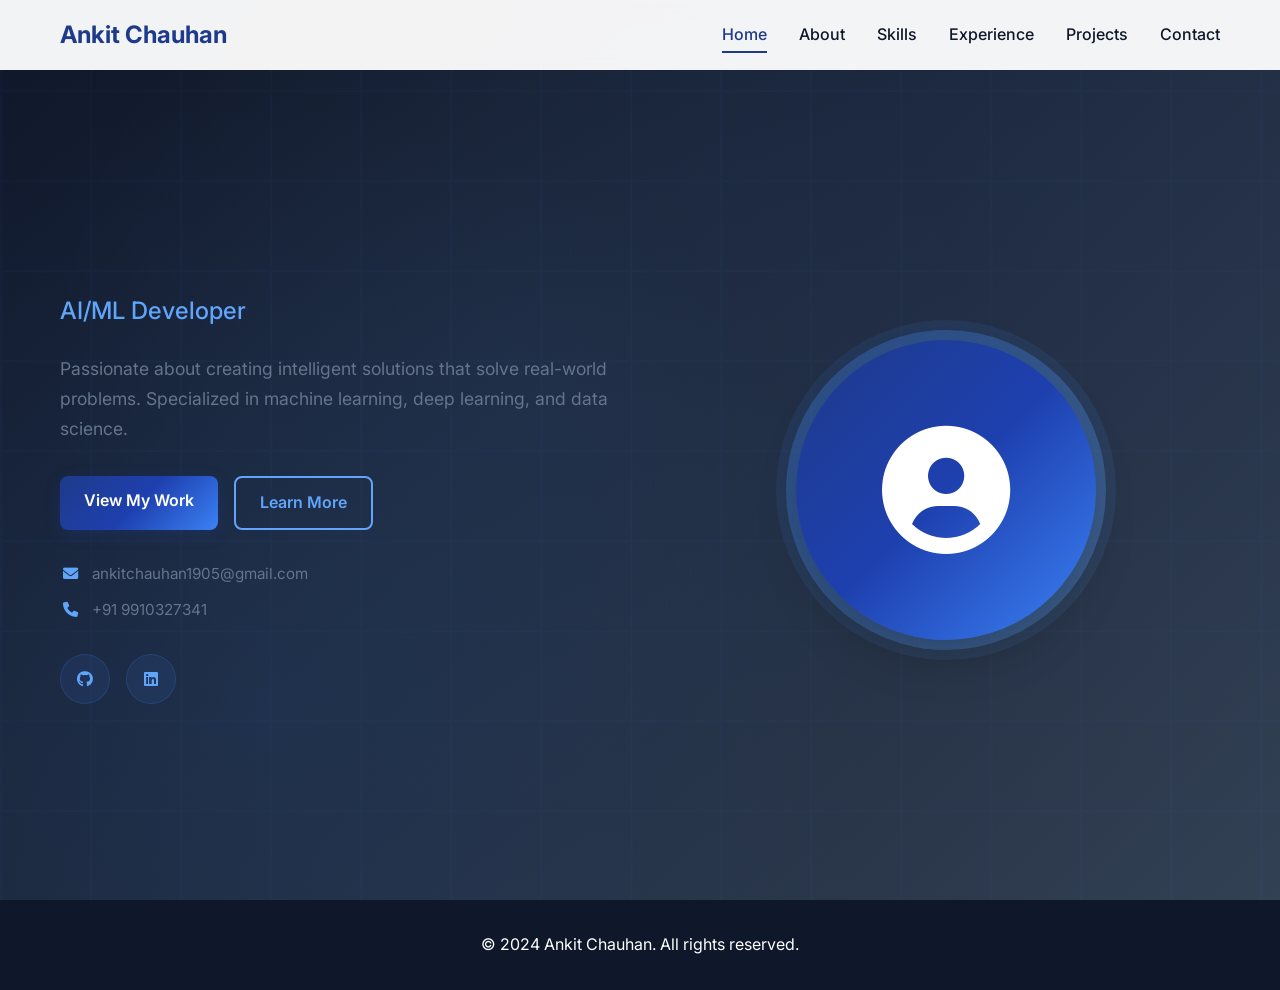
<file: index.html>
<!DOCTYPE html>
<html lang="en">
<head>
    <meta charset="UTF-8">
    <meta name="viewport" content="width=device-width, initial-scale=1.0">
    <title>Home</title>
    <link rel="icon" type="image/png" href="pf_fav.png">
    <link rel="stylesheet" href="static/css/style.css">
    <link href="https://cdnjs.cloudflare.com/ajax/libs/font-awesome/6.0.0/css/all.min.css" rel="stylesheet">
    <link href="https://fonts.googleapis.com/css2?family=Inter:wght@300;400;500;600;700&display=swap" rel="stylesheet">
</head>
<body>
    <!-- Navigation -->
    <nav class="navbar">
        <div class="nav-container">
            <div class="nav-logo">
                <a href="index.html">Ankit Chauhan</a>
            </div>
            <div class="nav-menu" id="nav-menu">
                <a href="index.html" class="nav-link active">Home</a>
                <a href="about.html" class="nav-link">About</a>
                <a href="skills.html" class="nav-link">Skills</a>
                <a href="experience.html" class="nav-link">Experience</a>
                <a href="projects.html" class="nav-link">Projects</a>
                <a href="contact.html" class="nav-link">Contact</a>
            </div>
            <div class="nav-toggle" id="nav-toggle">
                <span class="bar"></span>
                <span class="bar"></span>
                <span class="bar"></span>
            </div>
        </div>
    </nav>

    <!-- Hero Section -->
    <section id="home" class="hero">
        <div class="hero-container">
            <div class="hero-content">
                <h1 class="hero-title">
                    Hi, I'm <span class="highlight">Ankit Chauhan</span>
                </h1>
                <h2 class="hero-subtitle">AI/ML Developer</h2>
                <p class="hero-description">
                    Passionate about creating intelligent solutions that solve real-world problems. 
                    Specialized in machine learning, deep learning, and data science.
                </p>
                <div class="hero-buttons">
                    <a href="projects.html" class="btn btn-primary">View My Work</a>
                    <a href="about.html" class="btn btn-secondary">Learn More</a>
                </div>
                <div class="hero-contact">
                    <div class="contact-item">
                        <i class="fas fa-envelope"></i>
                        <span>ankitchauhan1905@gmail.com</span>
                    </div>
                    <div class="contact-item">
                        <i class="fas fa-phone"></i>
                        <span>+91 9910327341</span>
                    </div>
                </div>
                <div class="hero-social">
                    <a href="https://github.com/AnkitChauhan19" class="social-link" target="_blank" rel="noopener noreferrer"><i class="fab fa-github"></i></a>
                    <a href="https://www.linkedin.com/in/ankit-chauhan0205/" class="social-link" target="_blank" rel="noopener noreferrer"><i class="fab fa-linkedin"></i></a>
                </div>
            </div>
            <div class="hero-image">
                <div class="hero-avatar">
                    <i class="fas fa-user-circle"></i>
                </div>
            </div>
        </div>
    </section>

    <!-- Footer -->
    <footer class="footer">
        <div class="container">
            <p>&copy; 2024 Ankit Chauhan. All rights reserved.</p>
        </div>
    </footer>

    <script src="static/js/script.js"></script>
</body>
</html>
</file>
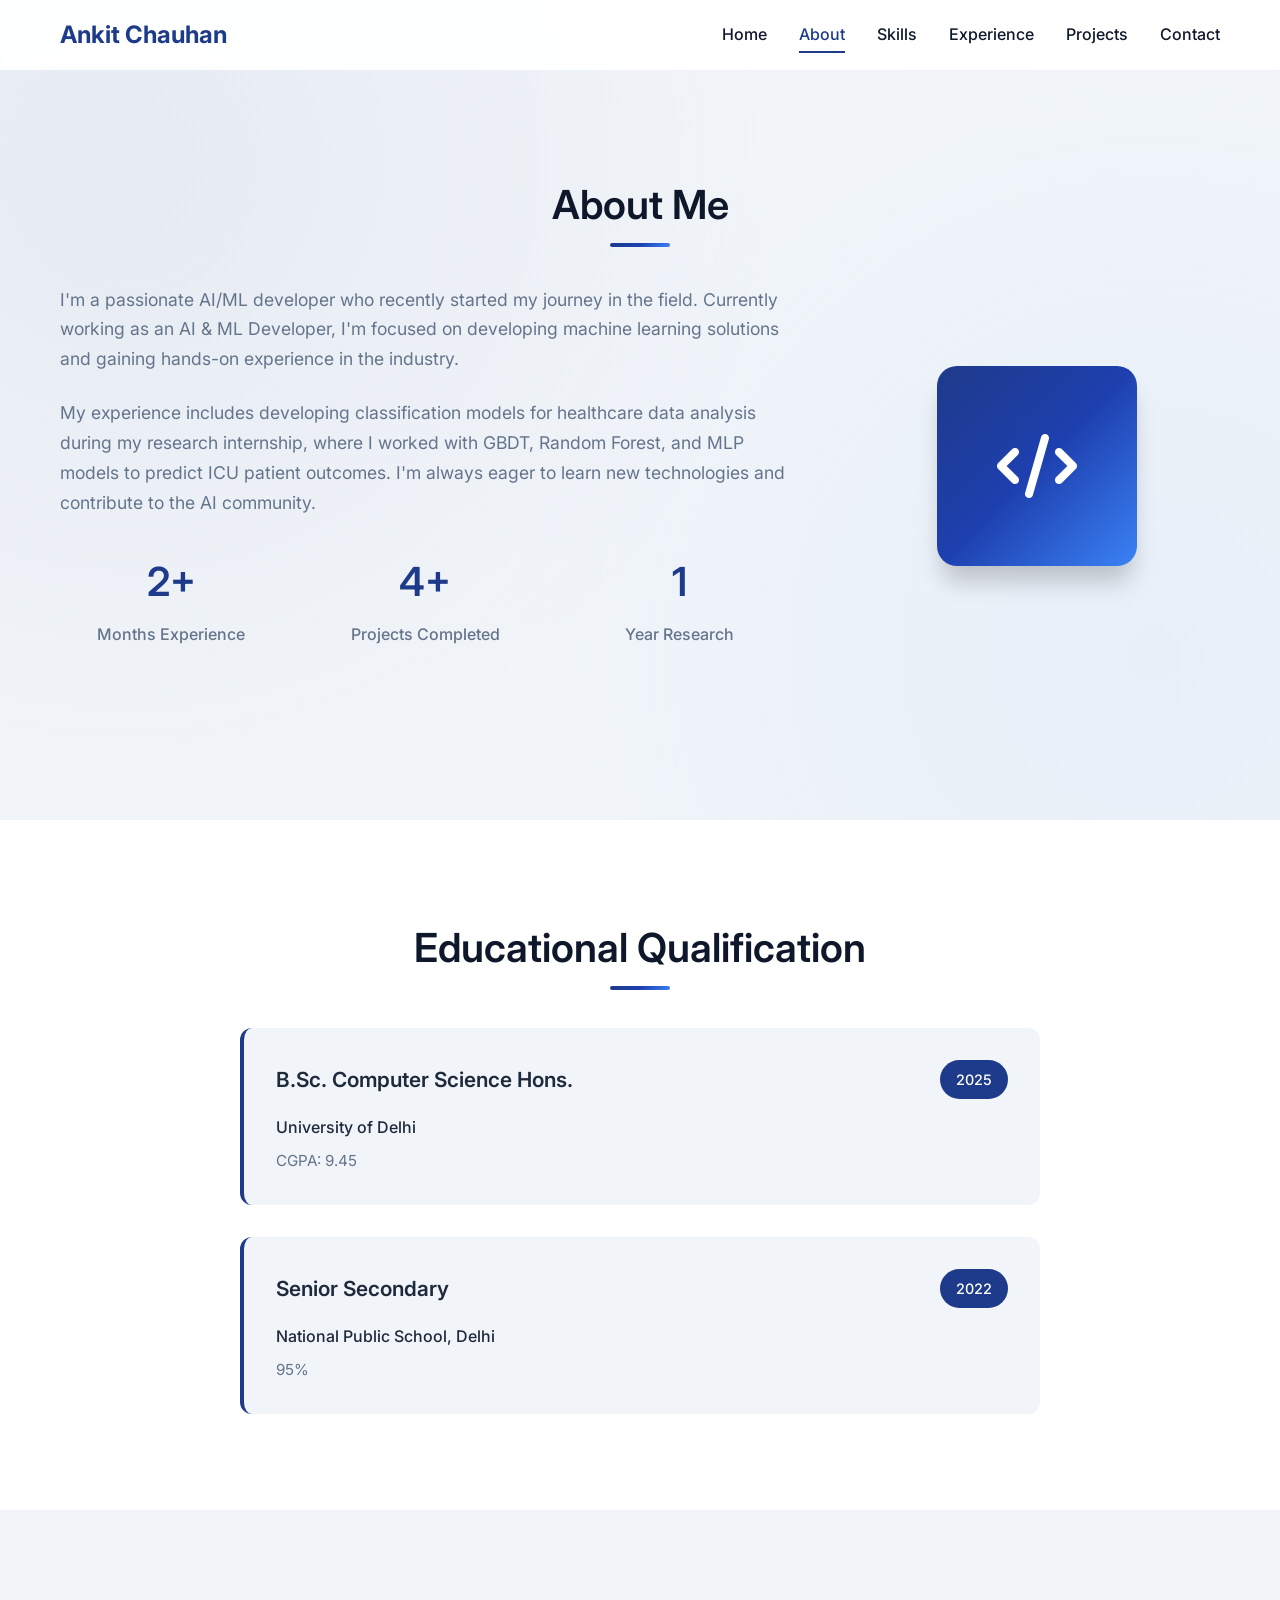
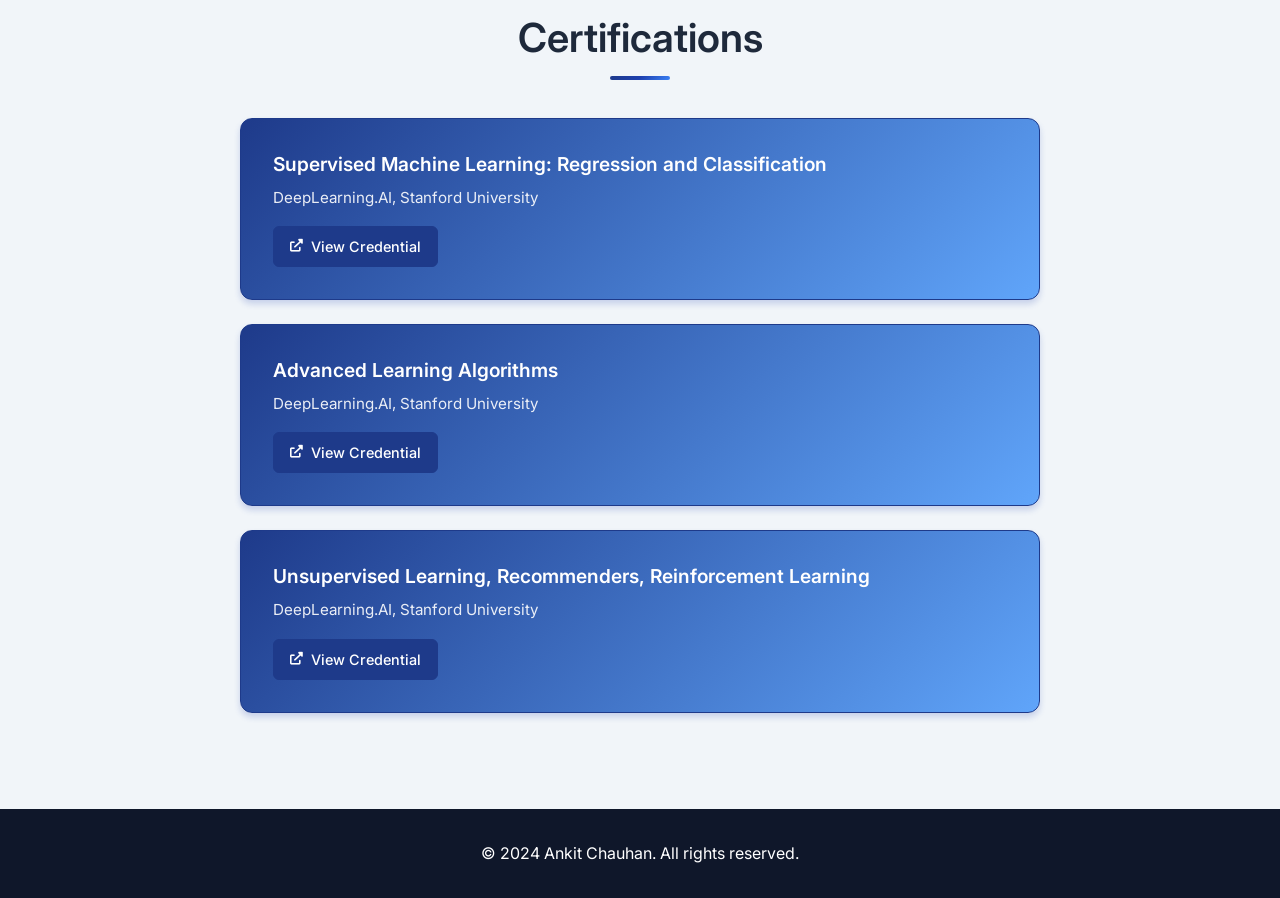
<file: about.html>
<!DOCTYPE html>
<html lang="en">
<head>
    <meta charset="UTF-8">
    <meta name="viewport" content="width=device-width, initial-scale=1.0">
    <title>About</title>
    <link rel="icon" type="image/png" href="pf_fav.png">
    <link rel="stylesheet" href="static/css/style.css">
    <link href="https://cdnjs.cloudflare.com/ajax/libs/font-awesome/6.0.0/css/all.min.css" rel="stylesheet">
    <link href="https://fonts.googleapis.com/css2?family=Inter:wght@300;400;500;600;700&display=swap" rel="stylesheet">
</head>
<body class="about-page">
    <!-- Navigation -->
    <nav class="navbar">
        <div class="nav-container">
            <div class="nav-logo">
                <a href="index.html">Ankit Chauhan</a>
            </div>
            <div class="nav-menu" id="nav-menu">
                <a href="index.html" class="nav-link">Home</a>
                <a href="about.html" class="nav-link active">About</a>
                <a href="skills.html" class="nav-link">Skills</a>
                <a href="experience.html" class="nav-link">Experience</a>
                <a href="projects.html" class="nav-link">Projects</a>
                <a href="contact.html" class="nav-link">Contact</a>
            </div>
            <div class="nav-toggle" id="nav-toggle">
                <span class="bar"></span>
                <span class="bar"></span>
                <span class="bar"></span>
            </div>
        </div>
    </nav>

    <!-- About Section -->
    <section id="about" class="about">
        <div class="container">
            <h2 class="section-title">About Me</h2>
            <div class="about-content">
                <div class="about-text">
                    <p class="about-description">
                        I'm a passionate AI/ML developer who recently started my journey in the field. 
                        Currently working as an AI & ML Developer, I'm focused on developing machine learning 
                        solutions and gaining hands-on experience in the industry.
                    </p>
                    <p class="about-description">
                        My experience includes developing classification models for healthcare data analysis 
                        during my research internship, where I worked with GBDT, Random Forest, and MLP models 
                        to predict ICU patient outcomes. I'm always eager to learn new technologies and 
                        contribute to the AI community.
                    </p>
                    <div class="about-stats">
                        <div class="stat">
                            <h3>2+</h3>
                            <p>Months Experience</p>
                        </div>
                        <div class="stat">
                            <h3>4+</h3>
                            <p>Projects Completed</p>
                        </div>
                        <div class="stat">
                            <h3>1</h3>
                            <p>Year Research</p>
                        </div>
                    </div>
                </div>
                <div class="about-image">
                    <div class="about-avatar">
                        <i class="fas fa-code"></i>
                    </div>
                </div>
            </div>
        </div>
    </section>

    <!-- Education Section -->
    <section id="education" class="education">
        <div class="container">
            <h2 class="section-title">Educational Qualification</h2>
            <div class="education-content">
                <div class="education-item">
                    <div class="education-header">
                        <h3>B.Sc. Computer Science Hons.</h3>
                        <span class="education-year">2025</span>
                    </div>
                    <div class="education-details">
                        <p class="education-institution">University of Delhi</p>
                        <p class="education-grade">CGPA: 9.45</p>
                    </div>
                </div>
                <div class="education-item">
                    <div class="education-header">
                        <h3>Senior Secondary</h3>
                        <span class="education-year">2022</span>
                    </div>
                    <div class="education-details">
                        <p class="education-institution">National Public School, Delhi</p>
                        <p class="education-grade">95%</p>
                    </div>
                </div>
            </div>
        </div>
    </section>

    <!-- Certifications Section -->
    <section id="certifications" class="certifications">
        <div class="container">
            <h2 class="section-title">Certifications</h2>
            <div class="certifications-content">
                <div class="certification-item">
                    <div class="certification-header">
                        <h3>Supervised Machine Learning: Regression and Classification</h3>
                    </div>
                    <div class="certification-details">
                        <p class="certification-provider">DeepLearning.AI, Stanford University</p>
                        <a href="https://coursera.org/verify/M52BR423XQ4U" target="_blank" rel="noopener noreferrer" class="certification-link">
                            <i class="fas fa-external-link-alt"></i> View Credential
                        </a>
                    </div>
                </div>
                <div class="certification-item">
                    <div class="certification-header">
                        <h3>Advanced Learning Algorithms</h3>
                    </div>
                    <div class="certification-details">
                        <p class="certification-provider">DeepLearning.AI, Stanford University</p>
                        <a href="https://coursera.org/verify/V8WSQJTCNFIS" target="_blank" rel="noopener noreferrer" class="certification-link">
                            <i class="fas fa-external-link-alt"></i> View Credential
                        </a>
                    </div>
                </div>
                <div class="certification-item">
                    <div class="certification-header">
                        <h3>Unsupervised Learning, Recommenders, Reinforcement Learning</h3>
                    </div>
                    <div class="certification-details">
                        <p class="certification-provider">DeepLearning.AI, Stanford University</p>
                        <a href="https://coursera.org/verify/YN5ZKP5XSRRY" target="_blank" rel="noopener noreferrer" class="certification-link">
                            <i class="fas fa-external-link-alt"></i> View Credential
                        </a>
                    </div>
                </div>
            </div>
        </div>
    </section>

    <!-- Footer -->
    <footer class="footer">
        <div class="container">
            <p>&copy; 2024 Ankit Chauhan. All rights reserved.</p>
        </div>
    </footer>

    <script src="static/js/script.js"></script>
</body>
</html>
</file>
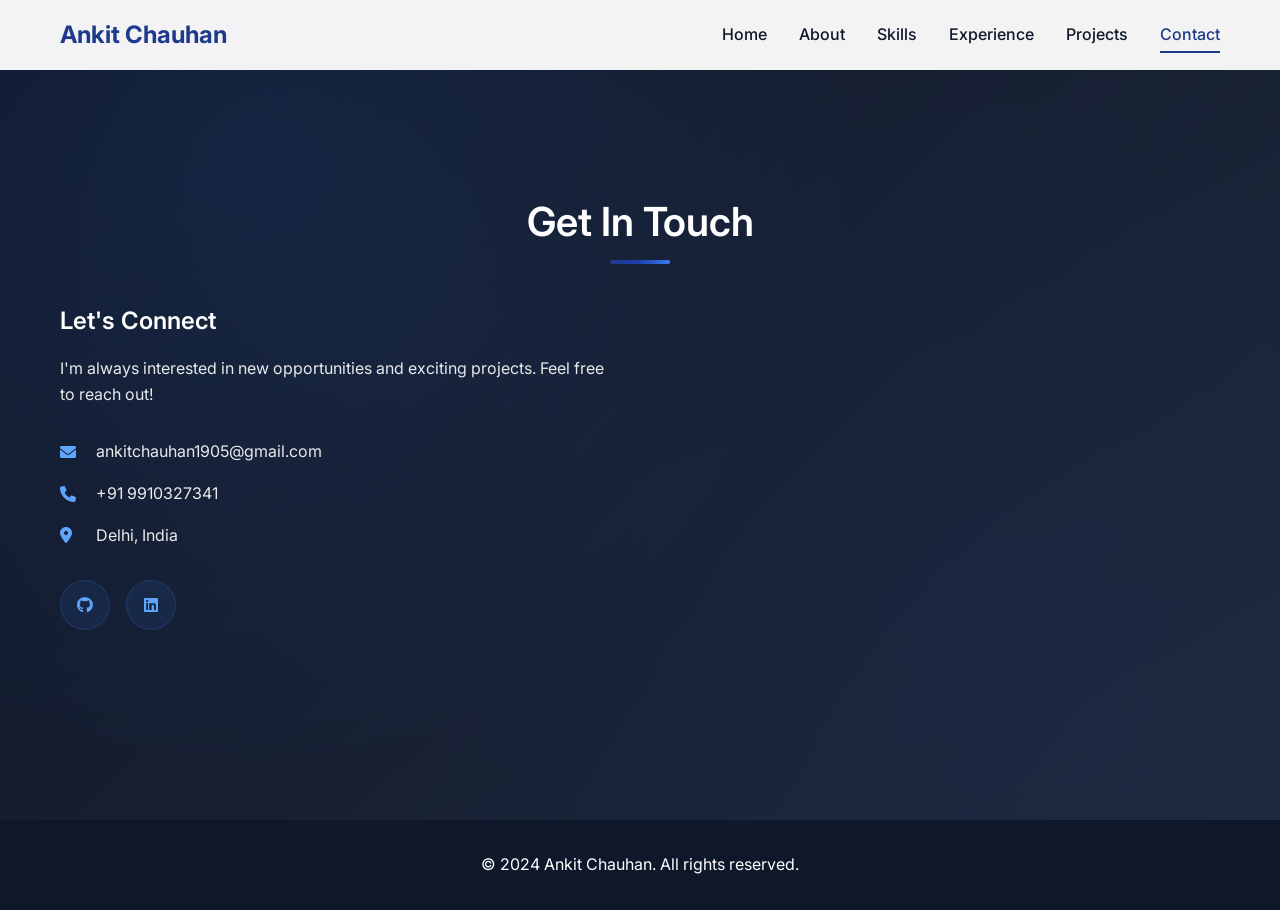
<file: contact.html>
<!DOCTYPE html>
<html lang="en">
<head>
    <meta charset="UTF-8">
    <meta name="viewport" content="width=device-width, initial-scale=1.0">
    <title>Contact</title>
    <link rel="icon" type="image/png" href="pf_fav.png">
    <link rel="stylesheet" href="static/css/style.css">
    <link href="https://cdnjs.cloudflare.com/ajax/libs/font-awesome/6.0.0/css/all.min.css" rel="stylesheet">
    <link href="https://fonts.googleapis.com/css2?family=Inter:wght@300;400;500;600;700&display=swap" rel="stylesheet">
</head>
<body class="contact-page">
    <!-- Navigation -->
    <nav class="navbar">
        <div class="nav-container">
            <div class="nav-logo">
                <a href="index.html">Ankit Chauhan</a>
            </div>
            <div class="nav-menu" id="nav-menu">
                <a href="index.html" class="nav-link">Home</a>
                <a href="about.html" class="nav-link">About</a>
                <a href="skills.html" class="nav-link">Skills</a>
                <a href="experience.html" class="nav-link">Experience</a>
                <a href="projects.html" class="nav-link">Projects</a>
                <a href="contact.html" class="nav-link active">Contact</a>
            </div>
            <div class="nav-toggle" id="nav-toggle">
                <span class="bar"></span>
                <span class="bar"></span>
                <span class="bar"></span>
            </div>
        </div>
    </nav>

    <!-- Contact Section -->
    <section id="contact" class="contact">
        <div class="container">
            <h2 class="section-title">Get In Touch</h2>
            <div class="contact-content">
                <div class="contact-info">
                    <h3>Let's Connect</h3>
                    <p>I'm always interested in new opportunities and exciting projects. Feel free to reach out!</p>
                    <div class="contact-details">
                        <div class="contact-item">
                            <i class="fas fa-envelope"></i>
                            <span>ankitchauhan1905@gmail.com</span>
                        </div>
                        <div class="contact-item">
                            <i class="fas fa-phone"></i>
                            <span>+91 9910327341</span>
                        </div>
                        <div class="contact-item">
                            <i class="fas fa-map-marker-alt"></i>
                            <span>Delhi, India</span>
                        </div>
                    </div>
                    <div class="contact-social">
                        <a href="https://github.com/AnkitChauhan19" class="social-link" target="_blank" rel="noopener noreferrer"><i class="fab fa-github"></i></a>
                        <a href="https://www.linkedin.com/in/ankit-chauhan0205/" class="social-link" target="_blank" rel="noopener noreferrer"><i class="fab fa-linkedin"></i></a>
                    </div>
                </div>
            </div>
        </div>
    </section>

    <!-- Footer -->
    <footer class="footer">
        <div class="container">
            <p>&copy; 2024 Ankit Chauhan. All rights reserved.</p>
        </div>
    </footer>

    <script src="static/js/script.js"></script>
</body>
</html>
</file>
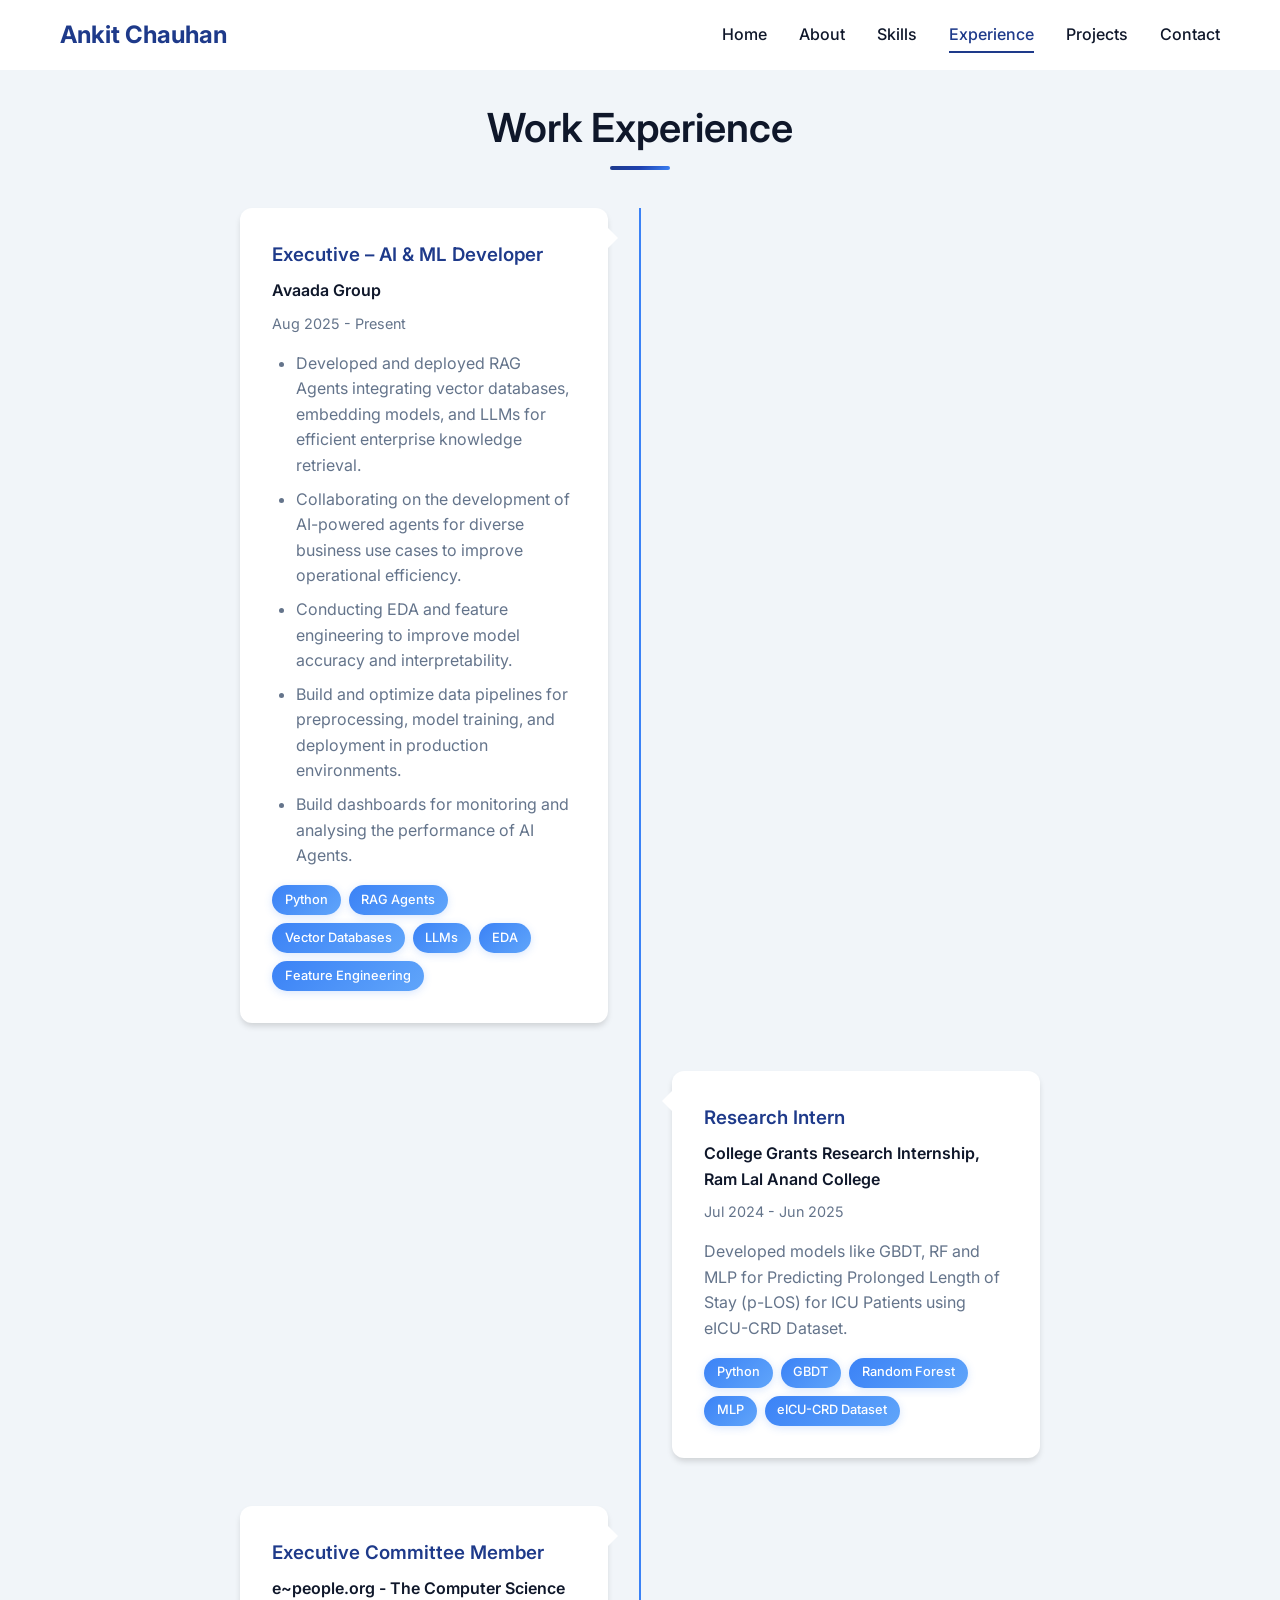
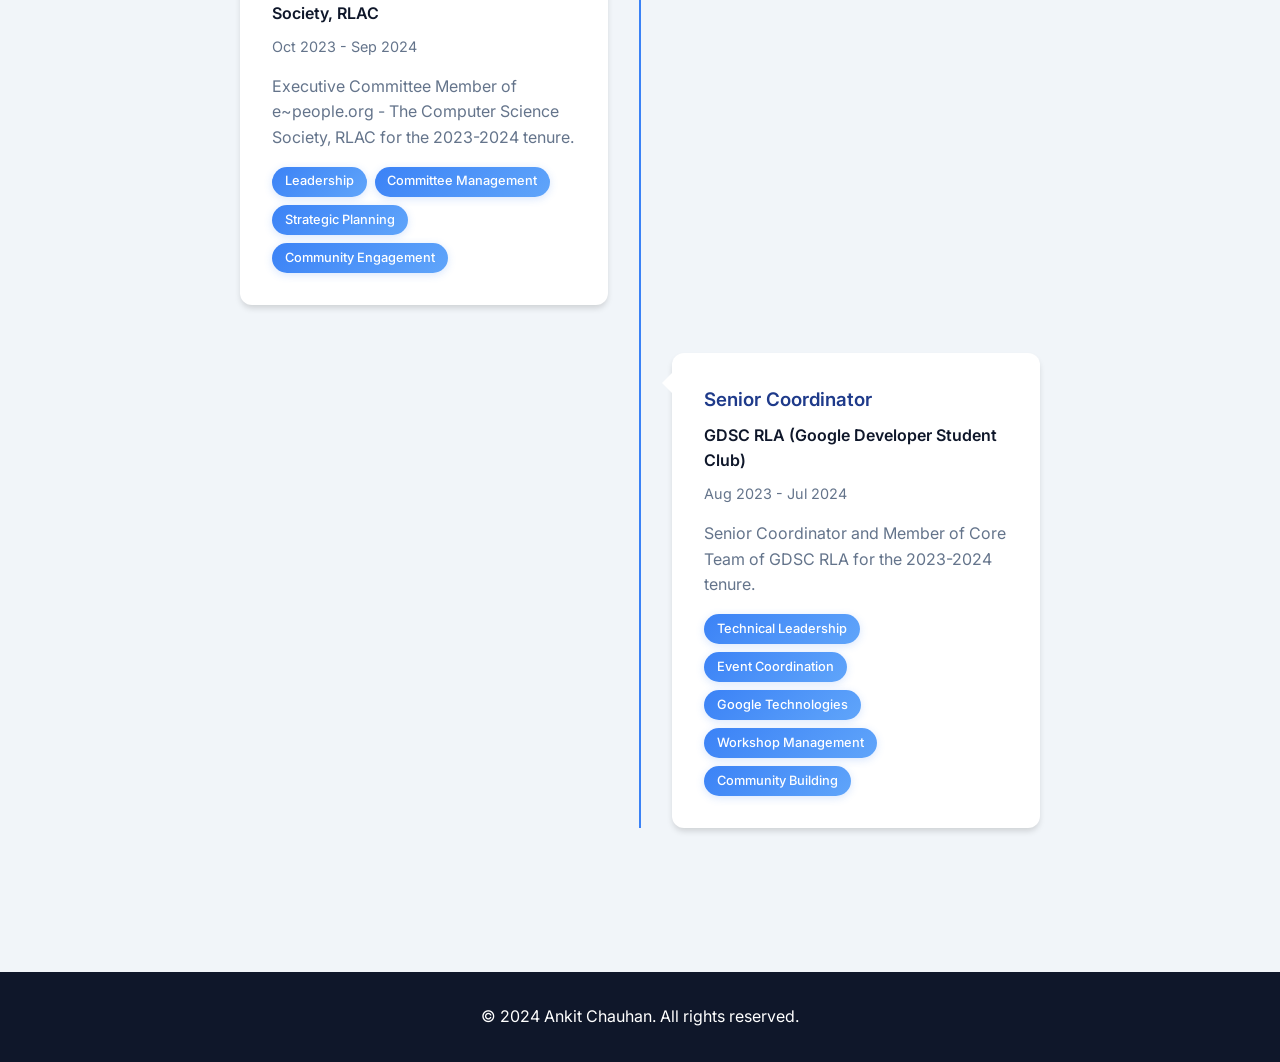
<file: experience.html>
<!DOCTYPE html>
<html lang="en">
<head>
    <meta charset="UTF-8">
    <meta name="viewport" content="width=device-width, initial-scale=1.0">
    <title>Experience</title>
    <link rel="icon" type="image/png" href="pf_fav.png">
    <link rel="stylesheet" href="static/css/style.css">
    <link href="https://cdnjs.cloudflare.com/ajax/libs/font-awesome/6.0.0/css/all.min.css" rel="stylesheet">
    <link href="https://fonts.googleapis.com/css2?family=Inter:wght@300;400;500;600;700&display=swap" rel="stylesheet">
</head>
<body>
    <!-- Navigation -->
    <nav class="navbar">
        <div class="nav-container">
            <div class="nav-logo">
                <a href="index.html">Ankit Chauhan</a>
            </div>
            <div class="nav-menu" id="nav-menu">
                <a href="index.html" class="nav-link">Home</a>
                <a href="about.html" class="nav-link">About</a>
                <a href="skills.html" class="nav-link">Skills</a>
                <a href="experience.html" class="nav-link active">Experience</a>
                <a href="projects.html" class="nav-link">Projects</a>
                <a href="contact.html" class="nav-link">Contact</a>
            </div>
            <div class="nav-toggle" id="nav-toggle">
                <span class="bar"></span>
                <span class="bar"></span>
                <span class="bar"></span>
            </div>
        </div>
    </nav>

    <!-- Experience Section -->
    <section id="experience" class="experience">
        <div class="container">
            <h2 class="section-title">Work Experience</h2>
            <div class="timeline">
                <div class="timeline-item">
                    <div class="timeline-content">
                        <h3>Executive – AI & ML Developer</h3>
                        <h4>Avaada Group</h4>
                        <span class="timeline-date">Aug 2025 - Present</span>
                        <ul class="experience-list">
                            <li>Developed and deployed RAG Agents integrating vector databases, embedding models, and LLMs for efficient enterprise knowledge retrieval.</li>
                            <li>Collaborating on the development of AI-powered agents for diverse business use cases to improve operational efficiency.</li>
                            <li>Conducting EDA and feature engineering to improve model accuracy and interpretability.</li>
                            <li>Build and optimize data pipelines for preprocessing, model training, and deployment in production environments.</li>
                            <li>Build dashboards for monitoring and analysing the performance of AI Agents.</li>
                        </ul>
                        <div class="timeline-tech">
                            <span class="tech-tag">Python</span>
                            <span class="tech-tag">RAG Agents</span>
                            <span class="tech-tag">Vector Databases</span>
                            <span class="tech-tag">LLMs</span>
                            <span class="tech-tag">EDA</span>
                            <span class="tech-tag">Feature Engineering</span>
                        </div>
                    </div>
                </div>
                <div class="timeline-item">
                    <div class="timeline-content">
                        <h3>Research Intern</h3>
                        <h4>College Grants Research Internship, Ram Lal Anand College</h4>
                        <span class="timeline-date">Jul 2024 - Jun 2025</span>
                        <p>Developed models like GBDT, RF and MLP for Predicting Prolonged Length of Stay (p-LOS) for ICU Patients using eICU-CRD Dataset.</p>
                        <div class="timeline-tech">
                            <span class="tech-tag">Python</span>
                            <span class="tech-tag">GBDT</span>
                            <span class="tech-tag">Random Forest</span>
                            <span class="tech-tag">MLP</span>
                            <span class="tech-tag">eICU-CRD Dataset</span>
                        </div>
                    </div>
                </div>
                <div class="timeline-item">
                    <div class="timeline-content">
                        <h3>Executive Committee Member</h3>
                        <h4>e~people.org - The Computer Science Society, RLAC</h4>
                        <span class="timeline-date">Oct 2023 - Sep 2024</span>
                        <p>Executive Committee Member of e~people.org - The Computer Science Society, RLAC for the 2023-2024 tenure.</p>
                        <div class="timeline-tech">
                            <span class="tech-tag">Leadership</span>
                            <span class="tech-tag">Committee Management</span>
                            <span class="tech-tag">Strategic Planning</span>
                            <span class="tech-tag">Community Engagement</span>
                        </div>
                    </div>
                </div>
                <div class="timeline-item">
                    <div class="timeline-content">
                        <h3>Senior Coordinator</h3>
                        <h4>GDSC RLA (Google Developer Student Club)</h4>
                        <span class="timeline-date">Aug 2023 - Jul 2024</span>
                        <p>Senior Coordinator and Member of Core Team of GDSC RLA for the 2023-2024 tenure.</p>
                        <div class="timeline-tech">
                            <span class="tech-tag">Technical Leadership</span>
                            <span class="tech-tag">Event Coordination</span>
                            <span class="tech-tag">Google Technologies</span>
                            <span class="tech-tag">Workshop Management</span>
                            <span class="tech-tag">Community Building</span>
                        </div>
                    </div>
                </div>
            </div>
        </div>
    </section>

    <!-- Footer -->
    <footer class="footer">
        <div class="container">
            <p>&copy; 2024 Ankit Chauhan. All rights reserved.</p>
        </div>
    </footer>

    <script src="static/js/script.js"></script>
</body>
</html>
</file>
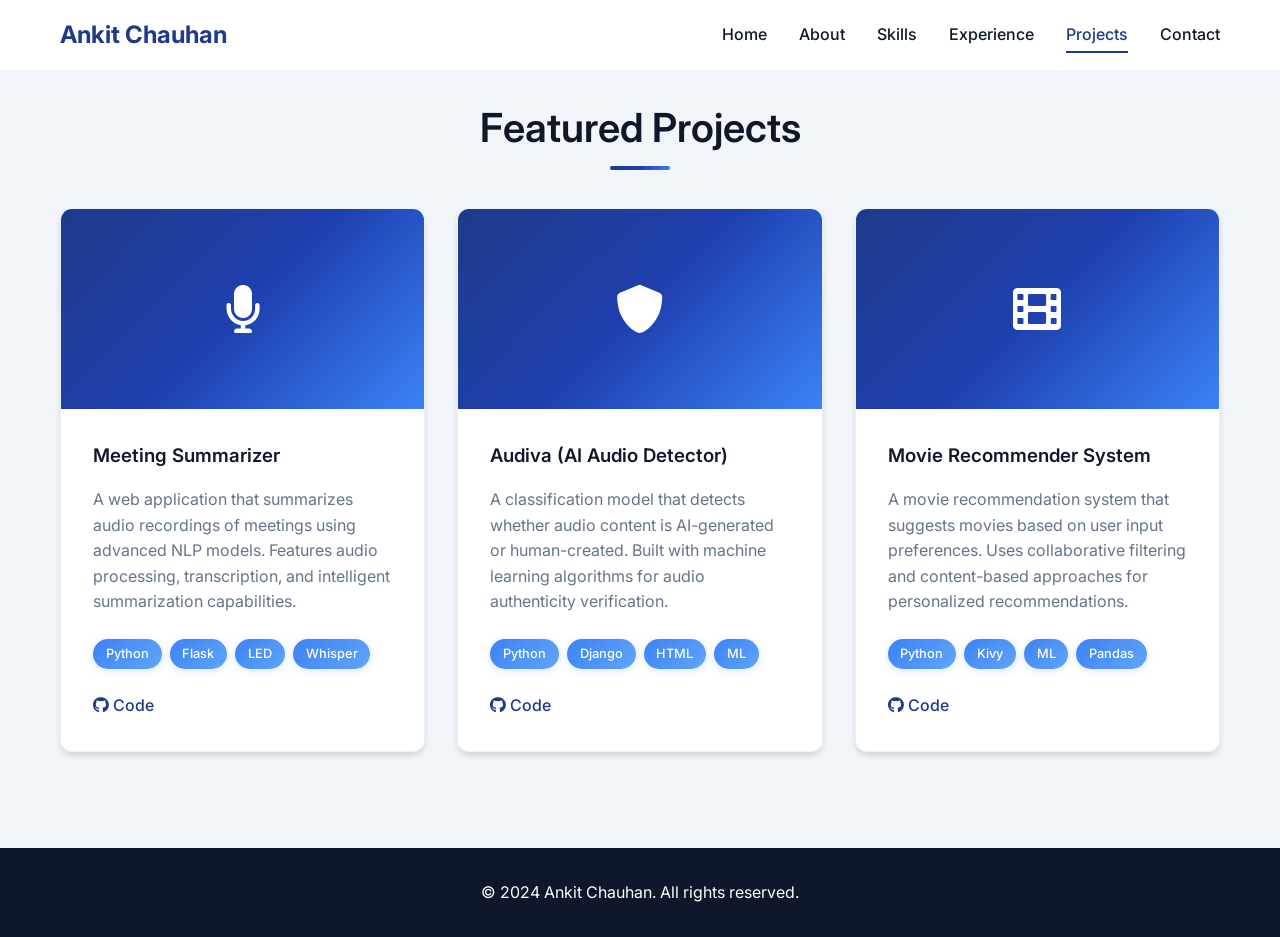
<file: projects.html>
<!DOCTYPE html>
<html lang="en">
<head>
    <meta charset="UTF-8">
    <meta name="viewport" content="width=device-width, initial-scale=1.0">
    <title>Projects</title>
    <link rel="icon" type="image/png" href="pf_fav.png">
    <link rel="stylesheet" href="static/css/style.css">
    <link href="https://cdnjs.cloudflare.com/ajax/libs/font-awesome/6.0.0/css/all.min.css" rel="stylesheet">
    <link href="https://fonts.googleapis.com/css2?family=Inter:wght@300;400;500;600;700&display=swap" rel="stylesheet">
</head>
<body>
    <!-- Navigation -->
    <nav class="navbar">
        <div class="nav-container">
            <div class="nav-logo">
                <a href="index.html">Ankit Chauhan</a>
            </div>
            <div class="nav-menu" id="nav-menu">
                <a href="index.html" class="nav-link">Home</a>
                <a href="about.html" class="nav-link">About</a>
                <a href="skills.html" class="nav-link">Skills</a>
                <a href="experience.html" class="nav-link">Experience</a>
                <a href="projects.html" class="nav-link active">Projects</a>
                <a href="contact.html" class="nav-link">Contact</a>
            </div>
            <div class="nav-toggle" id="nav-toggle">
                <span class="bar"></span>
                <span class="bar"></span>
                <span class="bar"></span>
            </div>
        </div>
    </nav>

    <!-- Projects Section -->
    <section id="projects" class="projects">
        <div class="container">
            <h2 class="section-title">Featured Projects</h2>
            <div class="projects-grid">
                <div class="project-card">
                    <div class="project-image">
                        <i class="fas fa-microphone"></i>
                    </div>
                    <div class="project-content">
                        <h3>Meeting Summarizer</h3>
                        <p>A web application that summarizes audio recordings of meetings using advanced NLP models. Features audio processing, transcription, and intelligent summarization capabilities.</p>
                        <div class="project-tech">
                            <span class="tech-tag">Python</span>
                            <span class="tech-tag">Flask</span>
                            <span class="tech-tag">LED</span>
                            <span class="tech-tag">Whisper</span>
                        </div>
                        <div class="project-links">
                            <a href="https://github.com/AnkitChauhan19/Meeting-Summarizer" class="project-link" target="_blank" rel="noopener noreferrer"><i class="fab fa-github"></i> Code</a>
                        </div>
                    </div>
                </div>
                <div class="project-card">
                    <div class="project-image">
                        <i class="fas fa-shield-alt"></i>
                    </div>
                    <div class="project-content">
                        <h3>Audiva (AI Audio Detector)</h3>
                        <p>A classification model that detects whether audio content is AI-generated or human-created. Built with machine learning algorithms for audio authenticity verification.</p>
                        <div class="project-tech">
                            <span class="tech-tag">Python</span>
                            <span class="tech-tag">Django</span>
                            <span class="tech-tag">HTML</span>
                            <span class="tech-tag">ML</span>
                        </div>
                        <div class="project-links">
                            <a href="https://github.com/AnkitChauhan19/Audiva" class="project-link" target="_blank" rel="noopener noreferrer"><i class="fab fa-github"></i> Code</a>
                        </div>
                    </div>
                </div>
                <div class="project-card">
                    <div class="project-image">
                        <i class="fas fa-film"></i>
                    </div>
                    <div class="project-content">
                        <h3>Movie Recommender System</h3>
                        <p>A movie recommendation system that suggests movies based on user input preferences. Uses collaborative filtering and content-based approaches for personalized recommendations.</p>
                        <div class="project-tech">
                            <span class="tech-tag">Python</span>
                            <span class="tech-tag">Kivy</span>
                            <span class="tech-tag">ML</span>
                            <span class="tech-tag">Pandas</span>
                        </div>
                        <div class="project-links">
                            <a href="https://github.com/AnkitChauhan19/Movie-Recommender" class="project-link" target="_blank" rel="noopener noreferrer"><i class="fab fa-github"></i> Code</a>
                        </div>
                    </div>
                </div>
            </div>
        </div>
    </section>

    <!-- Footer -->
    <footer class="footer">
        <div class="container">
            <p>&copy; 2024 Ankit Chauhan. All rights reserved.</p>
        </div>
    </footer>

    <script src="static/js/script.js"></script>
</body>
</html>
</file>
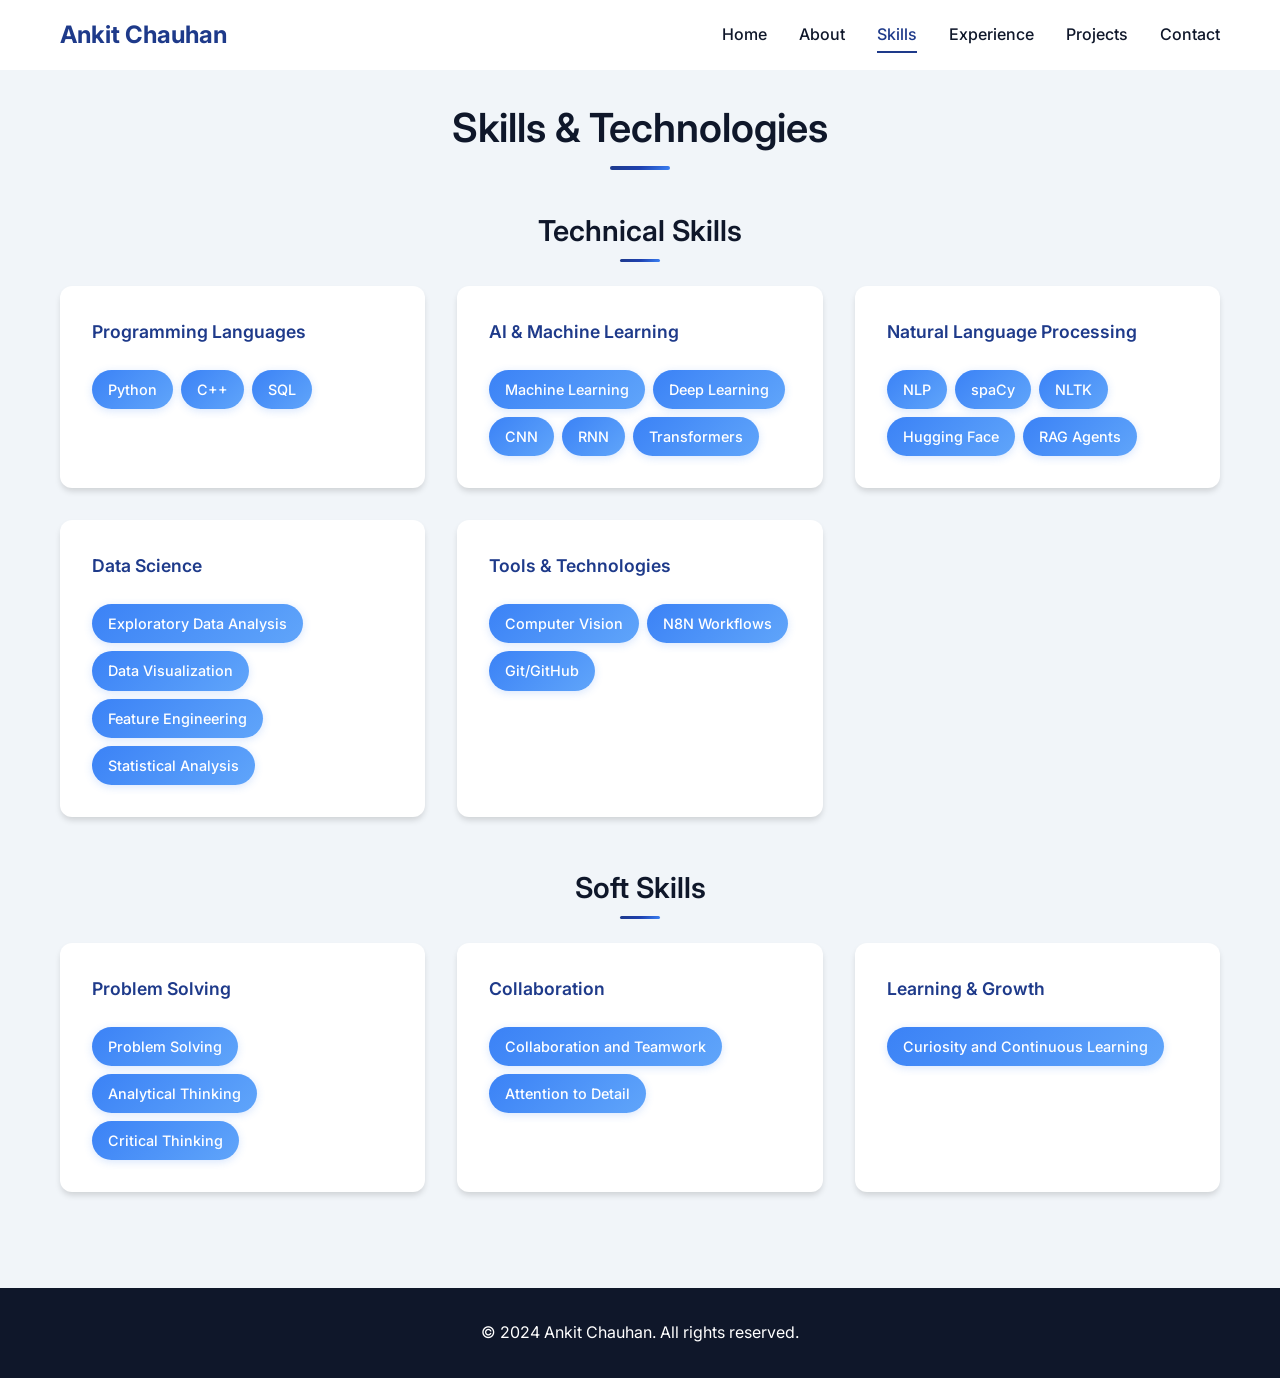
<file: skills.html>
<!DOCTYPE html>
<html lang="en">
<head>
    <meta charset="UTF-8">
    <meta name="viewport" content="width=device-width, initial-scale=1.0">
    <title>Skills</title>
    <link rel="icon" type="image/png" href="pf_fav.png">
    <link rel="stylesheet" href="static/css/style.css">
    <link href="https://cdnjs.cloudflare.com/ajax/libs/font-awesome/6.0.0/css/all.min.css" rel="stylesheet">
    <link href="https://fonts.googleapis.com/css2?family=Inter:wght@300;400;500;600;700&display=swap" rel="stylesheet">
</head>
<body>
    <!-- Navigation -->
    <nav class="navbar">
        <div class="nav-container">
            <div class="nav-logo">
                <a href="index.html">Ankit Chauhan</a>
            </div>
            <div class="nav-menu" id="nav-menu">
                <a href="index.html" class="nav-link">Home</a>
                <a href="about.html" class="nav-link">About</a>
                <a href="skills.html" class="nav-link active">Skills</a>
                <a href="experience.html" class="nav-link">Experience</a>
                <a href="projects.html" class="nav-link">Projects</a>
                <a href="contact.html" class="nav-link">Contact</a>
            </div>
            <div class="nav-toggle" id="nav-toggle">
                <span class="bar"></span>
                <span class="bar"></span>
                <span class="bar"></span>
            </div>
        </div>
    </nav>

    <!-- Skills Section -->
    <section id="skills" class="skills">
        <div class="container">
            <h2 class="section-title">Skills & Technologies</h2>
            
            <!-- Technical Skills -->
            <div class="skills-section">
                <h3 class="skills-section-title">Technical Skills</h3>
                <div class="skills-grid">
                    <div class="skill-category">
                        <h4>Programming Languages</h4>
                        <div class="skill-tags">
                            <span class="skill-tag">Python</span>
                            <span class="skill-tag">C++</span>
                            <span class="skill-tag">SQL</span>
                        </div>
                    </div>
                    <div class="skill-category">
                        <h4>AI & Machine Learning</h4>
                        <div class="skill-tags">
                            <span class="skill-tag">Machine Learning</span>
                            <span class="skill-tag">Deep Learning</span>
                            <span class="skill-tag">CNN</span>
                            <span class="skill-tag">RNN</span>
                            <span class="skill-tag">Transformers</span>
                        </div>
                    </div>
                    <div class="skill-category">
                        <h4>Natural Language Processing</h4>
                        <div class="skill-tags">
                            <span class="skill-tag">NLP</span>
                            <span class="skill-tag">spaCy</span>
                            <span class="skill-tag">NLTK</span>
                            <span class="skill-tag">Hugging Face</span>
                            <span class="skill-tag">RAG Agents</span>
                        </div>
                    </div>
                    <div class="skill-category">
                        <h4>Data Science</h4>
                        <div class="skill-tags">
                            <span class="skill-tag">Exploratory Data Analysis</span>
                            <span class="skill-tag">Data Visualization</span>
                            <span class="skill-tag">Feature Engineering</span>
                            <span class="skill-tag">Statistical Analysis</span>
                        </div>
                    </div>
                    <div class="skill-category">
                        <h4>Tools & Technologies</h4>
                        <div class="skill-tags">
                            <span class="skill-tag">Computer Vision</span>
                            <span class="skill-tag">N8N Workflows</span>
                            <span class="skill-tag">Git/GitHub</span>
                        </div>
                    </div>
                </div>
            </div>

            <!-- Soft Skills -->
            <div class="skills-section">
                <h3 class="skills-section-title">Soft Skills</h3>
                <div class="skills-grid">
                    <div class="skill-category">
                        <h4>Problem Solving</h4>
                        <div class="skill-tags">
                            <span class="skill-tag">Problem Solving</span>
                            <span class="skill-tag">Analytical Thinking</span>
                            <span class="skill-tag">Critical Thinking</span>
                        </div>
                    </div>
                    <div class="skill-category">
                        <h4>Collaboration</h4>
                        <div class="skill-tags">
                            <span class="skill-tag">Collaboration and Teamwork</span>
                            <span class="skill-tag">Attention to Detail</span>
                        </div>
                    </div>
                    <div class="skill-category">
                        <h4>Learning & Growth</h4>
                        <div class="skill-tags">
                            <span class="skill-tag">Curiosity and Continuous Learning</span>
                        </div>
                    </div>
                </div>
            </div>
        </div>
    </section>

    <!-- Footer -->
    <footer class="footer">
        <div class="container">
            <p>&copy; 2024 Ankit Chauhan. All rights reserved.</p>
        </div>
    </footer>

    <script src="static/js/script.js"></script>
</body>
</html>
</file>
<file: static/css/style.css>
/* Reset and Base Styles */
* {
    margin: 0;
    padding: 0;
    box-sizing: border-box;
}

/* Keyframe Animations */
@keyframes fadeInUp {
    from {
        opacity: 0;
        transform: translateY(30px);
    }
    to {
        opacity: 1;
        transform: translateY(0);
    }
}

@keyframes fadeInLeft {
    from {
        opacity: 0;
        transform: translateX(-30px);
    }
    to {
        opacity: 1;
        transform: translateX(0);
    }
}

@keyframes fadeInRight {
    from {
        opacity: 0;
        transform: translateX(30px);
    }
    to {
        opacity: 1;
        transform: translateX(0);
    }
}

@keyframes pulse {
    0%, 100% {
        transform: scale(1);
    }
    50% {
        transform: scale(1.05);
    }
}

@keyframes float {
    0%, 100% {
        transform: translateY(0px);
    }
    50% {
        transform: translateY(-10px);
    }
}

@keyframes glow {
    0%, 100% {
        box-shadow: 0 0 5px rgba(59, 130, 246, 0.5);
    }
    50% {
        box-shadow: 0 0 20px rgba(59, 130, 246, 0.8);
    }
}

@keyframes slideInFromTop {
    from {
        opacity: 0;
        transform: translateY(-50px);
    }
    to {
        opacity: 1;
        transform: translateY(0);
    }
}

@keyframes typewriter {
    from {
        width: 0;
    }
    to {
        width: 100%;
    }
}

@keyframes blink {
    0%, 50% {
        border-color: transparent;
    }
    51%, 100% {
        border-color: var(--primary-blue);
    }
}

body {
    font-family: 'Inter', sans-serif;
    line-height: 1.6;
    color: #333;
    background-color: #ffffff;
}

/* Layout: ensure footer sticks to bottom on short pages */
html, body {
    height: 100%;
}

body {
    min-height: 100vh;
    display: flex;
    flex-direction: column;
}

/* Make page sections grow to fill available space */
body > section {
    flex: 1 0 auto;
}

.container {
    max-width: 1200px;
    margin: 0 auto;
    padding: 0 20px;
}

/* Color Variables */
:root {
    --primary-blue: #1e3a8a;
    --secondary-blue: #1e40af;
    --light-blue: #3b82f6;
    --dark-blue: #1e293b;
    --accent-blue: #60a5fa;
    --navy-blue: #0f172a;
    --deep-blue: #1e293b;
    --white: #ffffff;
    --light-gray: #f1f5f9;
    --gray: #64748b;
    --dark-gray: #334155;
    --text-dark: #0f172a;
    --text-light: #64748b;
    --gradient-primary: linear-gradient(135deg, #1e3a8a 0%, #1e40af 50%, #3b82f6 100%);
    --gradient-secondary: linear-gradient(135deg, #0f172a 0%, #1e293b 100%);
    --gradient-accent: linear-gradient(135deg, #3b82f6 0%, #60a5fa 100%);
    --shadow: 0 4px 6px -1px rgba(0, 0, 0, 0.15);
    --shadow-lg: 0 20px 25px -5px rgba(0, 0, 0, 0.2);
    --shadow-xl: 0 25px 50px -12px rgba(0, 0, 0, 0.25);
}

/* Typography */
h1, h2, h3, h4, h5, h6 {
    font-weight: 600;
    color: var(--text-dark);
}

.section-title {
    font-size: 2.5rem;
    text-align: center;
    margin-bottom: 3rem;
    position: relative;
}

.section-title::after {
    content: '';
    position: absolute;
    bottom: -10px;
    left: 50%;
    transform: translateX(-50%);
    width: 60px;
    height: 4px;
    background: var(--gradient-primary);
    border-radius: 2px;
}

/* Navigation */
.navbar {
    position: fixed;
    top: 0;
    width: 100%;
    background: rgba(255, 255, 255, 0.95);
    backdrop-filter: blur(10px);
    z-index: 1000;
    padding: 1rem 0;
    transition: all 0.3s ease;
}

.nav-container {
    max-width: 1200px;
    margin: 0 auto;
    padding: 0 20px;
    display: flex;
    justify-content: space-between;
    align-items: center;
}

.nav-logo a {
    font-size: 1.5rem;
    font-weight: 700;
    color: var(--primary-blue);
    text-decoration: none;
}

.nav-menu {
    display: flex;
    gap: 2rem;
}

.nav-link {
    color: var(--text-dark);
    text-decoration: none;
    font-weight: 500;
    transition: color 0.3s ease;
    position: relative;
}

.nav-link:hover {
    color: var(--primary-blue);
}

.nav-link::after {
    content: '';
    position: absolute;
    bottom: -5px;
    left: 0;
    width: 0;
    height: 2px;
    background: var(--primary-blue);
    transition: width 0.3s ease;
}

.nav-link:hover::after,
.nav-link.active::after {
    width: 100%;
}

.nav-link.active {
    color: var(--primary-blue);
}

.nav-toggle {
    display: none;
    flex-direction: column;
    cursor: pointer;
}

.bar {
    width: 25px;
    height: 3px;
    background: var(--text-dark);
    margin: 3px 0;
    transition: 0.3s;
}

/* Hero Section */
.hero {
    min-height: 100vh;
    display: flex;
    align-items: center;
    background: linear-gradient(135deg, #0f172a 0%, #1e293b 50%, #334155 100%);
    padding-top: 80px;
    position: relative;
    overflow: hidden;
}

.hero::before {
    content: '';
    position: absolute;
    top: 0;
    left: 0;
    right: 0;
    bottom: 0;
    background: 
        radial-gradient(circle at 20% 80%, rgba(59, 130, 246, 0.1) 0%, transparent 50%),
        radial-gradient(circle at 80% 20%, rgba(30, 58, 138, 0.1) 0%, transparent 50%),
        radial-gradient(circle at 40% 40%, rgba(96, 165, 250, 0.05) 0%, transparent 50%);
    animation: float 6s ease-in-out infinite;
}

.hero::after {
    content: '';
    position: absolute;
    top: 0;
    left: 0;
    right: 0;
    bottom: 0;
    background: url('data:image/svg+xml,<svg xmlns="http://www.w3.org/2000/svg" viewBox="0 0 100 100"><defs><pattern id="grid" width="10" height="10" patternUnits="userSpaceOnUse"><path d="M 10 0 L 0 0 0 10" fill="none" stroke="rgba(59,130,246,0.1)" stroke-width="0.5"/></pattern></defs><rect width="100" height="100" fill="url(%23grid)"/></svg>');
    opacity: 0.3;
    animation: float 8s ease-in-out infinite reverse;
}

.hero-container {
    max-width: 1200px;
    margin: 0 auto;
    padding: 0 20px;
    display: grid;
    grid-template-columns: 1fr 1fr;
    gap: 4rem;
    align-items: center;
    position: relative;
    z-index: 2;
}

.hero-title {
    font-size: 3.5rem;
    font-weight: 700;
    margin-bottom: 1rem;
    line-height: 1.2;
    color: var(--white);
    animation: fadeInLeft 1s ease-out;
}

.highlight {
    background: var(--gradient-accent);
    -webkit-background-clip: text;
    -webkit-text-fill-color: transparent;
    background-clip: text;
    position: relative;
    animation: glow 2s ease-in-out infinite alternate;
}

.hero-subtitle {
    font-size: 1.5rem;
    color: var(--accent-blue);
    margin-bottom: 1.5rem;
    font-weight: 500;
    animation: fadeInLeft 1s ease-out 0.2s both;
}

.hero-description {
    font-size: 1.1rem;
    color: var(--text-light);
    margin-bottom: 2rem;
    line-height: 1.7;
    animation: fadeInLeft 1s ease-out 0.4s both;
}

.hero-buttons {
    display: flex;
    gap: 1rem;
    margin-bottom: 2rem;
    animation: fadeInLeft 1s ease-out 0.6s both;
}

.btn {
    padding: 12px 24px;
    border-radius: 8px;
    text-decoration: none;
    font-weight: 600;
    transition: all 0.3s ease;
    border: none;
    cursor: pointer;
    display: inline-block;
    position: relative;
    overflow: hidden;
}

.btn::before {
    content: '';
    position: absolute;
    top: 0;
    left: -100%;
    width: 100%;
    height: 100%;
    background: linear-gradient(90deg, transparent, rgba(255,255,255,0.2), transparent);
    transition: left 0.5s;
}

.btn:hover::before {
    left: 100%;
}

.btn-primary {
    background: var(--gradient-primary);
    color: white;
    box-shadow: 0 4px 15px rgba(30, 58, 138, 0.3);
}

.btn-primary:hover {
    transform: translateY(-3px);
    box-shadow: 0 8px 25px rgba(30, 58, 138, 0.4);
    animation: pulse 0.6s ease-in-out;
}

.btn-secondary {
    background: transparent;
    color: var(--accent-blue);
    border: 2px solid var(--accent-blue);
    backdrop-filter: blur(10px);
}

.btn-secondary:hover {
    background: var(--gradient-accent);
    color: white;
    border-color: transparent;
    transform: translateY(-3px);
    box-shadow: 0 8px 25px rgba(59, 130, 246, 0.3);
}

.hero-contact {
    margin: 2rem 0;
    animation: fadeInLeft 1s ease-out 0.8s both;
}

.hero-contact .contact-item {
    display: flex;
    align-items: center;
    gap: 0.75rem;
    margin-bottom: 0.75rem;
    color: var(--text-light);
    font-size: 0.95rem;
    transition: all 0.3s ease;
}

.hero-contact .contact-item:hover {
    color: var(--accent-blue);
    transform: translateX(5px);
}

.hero-contact .contact-item i {
    color: var(--accent-blue);
    width: 20px;
    text-align: center;
    transition: all 0.3s ease;
}

.hero-contact .contact-item:hover i {
    color: var(--light-blue);
    animation: pulse 0.6s ease-in-out;
}

.hero-social {
    display: flex;
    gap: 1rem;
    animation: fadeInLeft 1s ease-out 1s both;
}

.social-link {
    display: flex;
    align-items: center;
    justify-content: center;
    width: 50px;
    height: 50px;
    background: rgba(59, 130, 246, 0.1);
    color: var(--accent-blue);
    border-radius: 50%;
    text-decoration: none;
    transition: all 0.3s ease;
    backdrop-filter: blur(10px);
    border: 1px solid rgba(59, 130, 246, 0.2);
}

.social-link:hover {
    background: var(--gradient-accent);
    color: white;
    transform: translateY(-3px) scale(1.1);
    box-shadow: 0 8px 25px rgba(59, 130, 246, 0.3);
    animation: glow 1s ease-in-out infinite alternate;
}

.hero-image {
    display: flex;
    justify-content: center;
    align-items: center;
    animation: fadeInRight 1s ease-out 0.5s both;
}

.hero-avatar {
    width: 300px;
    height: 300px;
    background: var(--gradient-primary);
    border-radius: 50%;
    display: flex;
    align-items: center;
    justify-content: center;
    font-size: 8rem;
    color: white;
    box-shadow: var(--shadow-xl);
    position: relative;
    animation: float 3s ease-in-out infinite;
}

.hero-avatar::before {
    content: '';
    position: absolute;
    top: -10px;
    left: -10px;
    right: -10px;
    bottom: -10px;
    background: var(--gradient-accent);
    border-radius: 50%;
    z-index: -1;
    opacity: 0.3;
    animation: pulse 2s ease-in-out infinite;
}

.hero-avatar::after {
    content: '';
    position: absolute;
    top: -20px;
    left: -20px;
    right: -20px;
    bottom: -20px;
    background: var(--gradient-accent);
    border-radius: 50%;
    z-index: -2;
    opacity: 0.1;
    animation: pulse 3s ease-in-out infinite;
}

/* About Section */
.about {
    padding: 6rem 0;
    background: var(--light-gray);
    position: relative;
}

/* Full height for about page */
.about-page .about {
    min-height: calc(100vh - 80px); /* Subtract navbar height */
    display: flex;
    align-items: center;
}

.about::before {
    content: '';
    position: absolute;
    top: 0;
    left: 0;
    right: 0;
    bottom: 0;
    background: 
        radial-gradient(circle at 10% 20%, rgba(30, 58, 138, 0.05) 0%, transparent 50%),
        radial-gradient(circle at 90% 80%, rgba(59, 130, 246, 0.05) 0%, transparent 50%);
    z-index: 1;
}

.about .container {
    position: relative;
    z-index: 2;
}

.about-content {
    display: grid;
    grid-template-columns: 2fr 1fr;
    gap: 4rem;
    align-items: center;
}

.about-description {
    font-size: 1.1rem;
    color: var(--gray);
    margin-bottom: 1.5rem;
    line-height: 1.7;
}

.about-stats {
    display: grid;
    grid-template-columns: repeat(3, 1fr);
    gap: 2rem;
    margin-top: 2rem;
}

.stat {
    text-align: center;
}

.stat h3 {
    font-size: 2.5rem;
    color: var(--primary-blue);
    margin-bottom: 0.5rem;
}

.stat p {
    color: var(--gray);
    font-weight: 500;
}

.about-avatar {
    width: 200px;
    height: 200px;
    background: var(--gradient-primary);
    border-radius: 20px;
    display: flex;
    align-items: center;
    justify-content: center;
    font-size: 4rem;
    color: white;
    box-shadow: var(--shadow-lg);
    margin: 0 auto;
}

/* Skills Section */
.skills {
    padding: 6rem 0;
    background: var(--light-gray);
}

.skills-section {
    margin-bottom: 3rem;
}

.skills-section:last-child {
    margin-bottom: 0;
}

.skills-section-title {
    font-size: 1.8rem;
    color: var(--text-dark);
    margin-bottom: 2rem;
    text-align: center;
    position: relative;
}

.skills-section-title::after {
    content: '';
    position: absolute;
    bottom: -8px;
    left: 50%;
    transform: translateX(-50%);
    width: 40px;
    height: 3px;
    background: var(--gradient-primary);
    border-radius: 2px;
}

.skills-grid {
    display: grid;
    grid-template-columns: repeat(auto-fit, minmax(300px, 1fr));
    gap: 2rem;
}

.skill-category {
    background: var(--white);
    padding: 2rem;
    border-radius: 12px;
    box-shadow: var(--shadow);
    transition: transform 0.3s ease;
}

.skill-category:hover {
    transform: translateY(-5px);
}

.skill-category h3,
.skill-category h4 {
    color: var(--text-dark);
    margin-bottom: 1.5rem;
    font-size: 1.3rem;
}

.skill-category h4 {
    font-size: 1.1rem;
    color: var(--primary-blue);
    font-weight: 600;
}

.skill-tags {
    display: flex;
    flex-wrap: wrap;
    gap: 0.5rem;
}

.skill-tag {
    background: var(--gradient-accent);
    color: white;
    padding: 0.5rem 1rem;
    border-radius: 20px;
    font-size: 0.9rem;
    font-weight: 500;
    transition: all 0.3s ease;
    position: relative;
    overflow: hidden;
    box-shadow: 0 2px 8px rgba(59, 130, 246, 0.2);
}

.skill-tag::before {
    content: '';
    position: absolute;
    top: 0;
    left: -100%;
    width: 100%;
    height: 100%;
    background: linear-gradient(90deg, transparent, rgba(255,255,255,0.2), transparent);
    transition: left 0.5s;
}

.skill-tag:hover::before {
    left: 100%;
}

.skill-tag:hover {
    background: var(--gradient-primary);
    transform: translateY(-2px) scale(1.05);
    box-shadow: 0 4px 15px rgba(30, 58, 138, 0.3);
    animation: glow 0.6s ease-in-out;
}

/* Experience Section */
.experience {
    padding: 6rem 0;
    background: var(--light-gray);
}

.timeline {
    position: relative;
    max-width: 800px;
    margin: 0 auto;
}

.timeline::before {
    content: '';
    position: absolute;
    left: 50%;
    top: 0;
    bottom: 0;
    width: 2px;
    background: var(--light-blue);
    transform: translateX(-50%);
}

.timeline-item {
    position: relative;
    margin-bottom: 3rem;
    width: 50%;
}

.timeline-item:nth-child(odd) {
    left: 0;
    padding-right: 2rem;
}

.timeline-item:nth-child(even) {
    left: 50%;
    padding-left: 2rem;
}

.timeline-content {
    background: var(--white);
    padding: 2rem;
    border-radius: 12px;
    box-shadow: var(--shadow);
    position: relative;
}

.timeline-content::before {
    content: '';
    position: absolute;
    top: 20px;
    width: 0;
    height: 0;
    border: 10px solid transparent;
}

.timeline-item:nth-child(odd) .timeline-content::before {
    right: -20px;
    border-left-color: var(--white);
}

.timeline-item:nth-child(even) .timeline-content::before {
    left: -20px;
    border-right-color: var(--white);
}

.timeline-content h3 {
    color: var(--primary-blue);
    margin-bottom: 0.5rem;
}

.timeline-content h4 {
    color: var(--text-dark);
    margin-bottom: 0.5rem;
}

.timeline-date {
    color: var(--gray);
    font-size: 0.9rem;
    margin-bottom: 1rem;
    display: block;
}

.timeline-content p {
    color: var(--gray);
    margin-bottom: 1rem;
}

.experience-list {
    color: var(--gray);
    margin-bottom: 1rem;
    padding-left: 1.5rem;
}

.experience-list li {
    margin-bottom: 0.5rem;
    line-height: 1.6;
}

.timeline-tech {
    display: flex;
    flex-wrap: wrap;
    gap: 0.5rem;
}

.tech-tag {
    background: var(--gradient-accent);
    color: white;
    padding: 0.3rem 0.8rem;
    border-radius: 15px;
    font-size: 0.8rem;
    font-weight: 500;
    box-shadow: 0 2px 8px rgba(59, 130, 246, 0.2);
    transition: all 0.3s ease;
}

.tech-tag:hover {
    background: var(--gradient-primary);
    transform: translateY(-2px);
    box-shadow: 0 4px 15px rgba(30, 58, 138, 0.3);
}

/* Projects Section */
.projects {
    padding: 6rem 0;
    background: var(--light-gray);
}

.projects-grid {
    display: grid;
    grid-template-columns: repeat(auto-fit, minmax(350px, 1fr));
    gap: 2rem;
}

.project-card {
    background: var(--white);
    border-radius: 12px;
    overflow: hidden;
    box-shadow: var(--shadow);
    transition: all 0.3s ease;
    position: relative;
    border: 1px solid rgba(59, 130, 246, 0.1);
}

.project-card::before {
    content: '';
    position: absolute;
    top: 0;
    left: 0;
    right: 0;
    bottom: 0;
    background: var(--gradient-accent);
    opacity: 0;
    transition: opacity 0.3s ease;
    z-index: 1;
    pointer-events: none; /* ensure overlay doesn't block clicks */
}

.project-card:hover::before {
    opacity: 0.05;
}

.project-card:hover {
    transform: translateY(-2px) scale(1.05);
    box-shadow: 0 4px 15px rgba(30, 58, 138, 0.3);
    border-color: rgba(59, 130, 246, 0.3);
    animation: glow 0.6s ease-in-out;
}

/* ensure project content/links are above the decorative overlay */
.project-content, .project-links {
    position: relative;
    z-index: 2;
}

.project-image {
    height: 200px;
    background: var(--gradient-primary);
    display: flex;
    align-items: center;
    justify-content: center;
    font-size: 3rem;
    color: white;
}

.project-content {
    padding: 2rem;
}

.project-content h3 {
    color: var(--text-dark);
    margin-bottom: 1rem;
}

.project-content p {
    color: var(--gray);
    margin-bottom: 1.5rem;
    line-height: 1.6;
}

.project-tech {
    display: flex;
    flex-wrap: wrap;
    gap: 0.5rem;
    margin-bottom: 1.5rem;
}

.project-links {
    display: flex;
    gap: 1rem;
}

.project-link {
    color: var(--primary-blue);
    text-decoration: none;
    font-weight: 500;
    transition: color 0.3s ease;
}

.project-link:hover {
    color: var(--dark-blue);
}

/* Education Section */
.education {
    padding: 6rem 0;
    background: var(--white);
}

.education-content {
    display: grid;
    gap: 2rem;
    max-width: 800px;
    margin: 0 auto;
}

.education-item {
    background: var(--light-gray);
    padding: 2rem;
    border-radius: 12px;
    border-left: 4px solid var(--primary-blue);
    transition: all 0.3s ease;
    animation: fadeInUp 1s ease-out;
}

.education-item:hover {
    transform: translateY(-5px);
    box-shadow: 0 10px 30px rgba(0, 0, 0, 0.1);
}

.education-header {
    display: flex;
    justify-content: space-between;
    align-items: center;
    margin-bottom: 1rem;
}

.education-header h3 {
    color: var(--dark-blue);
    font-size: 1.3rem;
    font-weight: 600;
    margin: 0;
}

.education-year {
    background: var(--primary-blue);
    color: var(--white);
    padding: 0.5rem 1rem;
    border-radius: 20px;
    font-size: 0.9rem;
    font-weight: 500;
}

.education-details {
    color: var(--text-dark);
}

.education-institution {
    font-weight: 500;
    margin-bottom: 0.5rem;
    color: var(--dark-blue);
}

.education-grade {
    color: var(--text-light);
    font-size: 0.95rem;
}

/* Certifications Section */
.certifications {
    padding: 6rem 0;
    background: var(--light-gray);
    position: relative;
    overflow: hidden;
}

.certifications .container {
    position: relative;
    z-index: 2;
}

.certifications .section-title {
    color: var(--dark-blue);
}

.certifications-content {
    display: grid;
    gap: 1.5rem;
    max-width: 800px;
    margin: 0 auto;
}

.certification-item {
    background: linear-gradient(135deg, var(--primary-blue), var(--accent-blue));
    padding: 2rem;
    border-radius: 12px;
    border: 1px solid var(--primary-blue);
    transition: all 0.3s ease;
    animation: fadeInUp 1s ease-out;
    box-shadow: 0 4px 6px rgba(30, 64, 175, 0.2);
}

.certification-item:hover {
    transform: translateY(-5px);
    box-shadow: 0 10px 30px rgba(30, 64, 175, 0.3);
}

.certification-header h3 {
    color: var(--white);
    font-size: 1.2rem;
    font-weight: 600;
    margin-bottom: 0.5rem;
    line-height: 1.4;
}

.certification-provider {
    color: rgba(255, 255, 255, 0.9);
    font-size: 0.95rem;
    margin: 0 0 1rem 0;
}

.certification-link {
    display: inline-flex;
    align-items: center;
    gap: 0.5rem;
    color: var(--white);
    text-decoration: none;
    font-size: 0.9rem;
    font-weight: 500;
    padding: 0.5rem 1rem;
    background: var(--primary-blue);
    border: 1px solid var(--primary-blue);
    border-radius: 6px;
    transition: all 0.3s ease;
}

.certification-link:hover {
    background: var(--accent-blue);
    border-color: var(--accent-blue);
    color: var(--white);
    transform: translateY(-2px);
    box-shadow: 0 4px 12px rgba(0, 0, 0, 0.2);
}

.certification-link i {
    font-size: 0.8rem;
}

/* Contact Section */
.contact {
    padding: 6rem 0;
    background: var(--gradient-secondary);
    position: relative;
    overflow: hidden;
}

/* Full height for contact page */
body:has(.contact) .contact {
    min-height: calc(100vh - 80px); /* Subtract navbar height */
    display: flex;
    align-items: center;
}

.contact::before {
    content: '';
    position: absolute;
    top: 0;
    left: 0;
    right: 0;
    bottom: 0;
    background: 
        radial-gradient(circle at 20% 20%, rgba(59, 130, 246, 0.1) 0%, transparent 50%),
        radial-gradient(circle at 80% 80%, rgba(30, 58, 138, 0.1) 0%, transparent 50%);
    z-index: 1;
}

.contact .container {
    position: relative;
    z-index: 2;
}

.contact .section-title {
    color: var(--white);
}

.contact-content {
    display: grid;
    grid-template-columns: 1fr 1fr;
    gap: 4rem;
}

.contact-info h3 {
    color: var(--white);
    margin-bottom: 1rem;
    font-size: 1.5rem;
    animation: fadeInLeft 1s ease-out;
}

.contact-info p {
    color: rgba(255, 255, 255, 0.9);
    margin-bottom: 2rem;
    line-height: 1.6;
    animation: fadeInLeft 1s ease-out 0.2s both;
}

.contact-details {
    margin-bottom: 2rem;
}

.contact-item {
    display: flex;
    align-items: center;
    gap: 1rem;
    margin-bottom: 1rem;
    color: rgba(255, 255, 255, 0.9);
    transition: all 0.3s ease;
    animation: fadeInLeft 1s ease-out 0.4s both;
}

.contact-item:hover {
    color: var(--accent-blue);
    transform: translateX(5px);
}

.contact-item i {
    color: var(--accent-blue);
    width: 20px;
    transition: all 0.3s ease;
}

.contact-item:hover i {
    color: var(--light-blue);
    animation: pulse 0.6s ease-in-out;
}

.contact-social {
    display: flex;
    gap: 1rem;
}

.contact-form {
    background: var(--light-gray);
    padding: 2rem;
    border-radius: 12px;
}

.form-group {
    margin-bottom: 1.5rem;
}

.form-group input,
.form-group textarea {
    width: 100%;
    padding: 1rem;
    border: 2px solid #e2e8f0;
    border-radius: 8px;
    font-size: 1rem;
    transition: border-color 0.3s ease;
    font-family: inherit;
}

.form-group input:focus,
.form-group textarea:focus {
    outline: none;
    border-color: var(--primary-blue);
}

.form-group textarea {
    resize: vertical;
    min-height: 120px;
}

/* Footer */
.footer {
    background: var(--text-dark);
    color: var(--white);
    text-align: center;
    padding: 2rem 0;
}

/* Responsive Design */
@media (max-width: 768px) {
    .nav-menu {
        position: fixed;
        left: -100%;
        top: 70px;
        flex-direction: column;
        background-color: var(--white);
        width: 100%;
        text-align: center;
        transition: 0.3s;
        box-shadow: var(--shadow);
        padding: 2rem 0;
    }

    .nav-menu.active {
        left: 0;
    }

    .nav-toggle {
        display: flex;
    }

    .hero-container {
        grid-template-columns: 1fr;
        text-align: center;
    }

    .hero-title {
        font-size: 2.5rem;
    }

    .about-content {
        grid-template-columns: 1fr;
        text-align: center;
    }

    .about-stats {
        grid-template-columns: 1fr;
        gap: 1rem;
    }

    .timeline::before {
        left: 20px;
    }

    .timeline-item {
        width: 100%;
        left: 0 !important;
        padding-left: 3rem;
        padding-right: 0;
    }

    .timeline-content::before {
        left: -20px !important;
        border-right-color: var(--white) !important;
        border-left-color: transparent !important;
    }

    .contact-content {
        grid-template-columns: 1fr;
    }

    .hero-buttons {
        flex-direction: column;
        align-items: center;
    }

    .btn {
        width: 200px;
        text-align: center;
    }
}

@media (max-width: 480px) {
    .container {
        padding: 0 15px;
    }

    .hero-title {
        font-size: 2rem;
    }

    .section-title {
        font-size: 2rem;
    }

    .projects-grid {
        grid-template-columns: 1fr;
    }

    .skills-grid {
        grid-template-columns: 1fr;
    }
}

/* Animations */
@keyframes fadeInUp {
    from {
        opacity: 0;
        transform: translateY(30px);
    }
    to {
        opacity: 1;
        transform: translateY(0);
    }
}

.fade-in-up {
    animation: fadeInUp 0.6s ease-out;
}

/* Smooth scrolling */
html {
    scroll-behavior: smooth;
}
</file>
